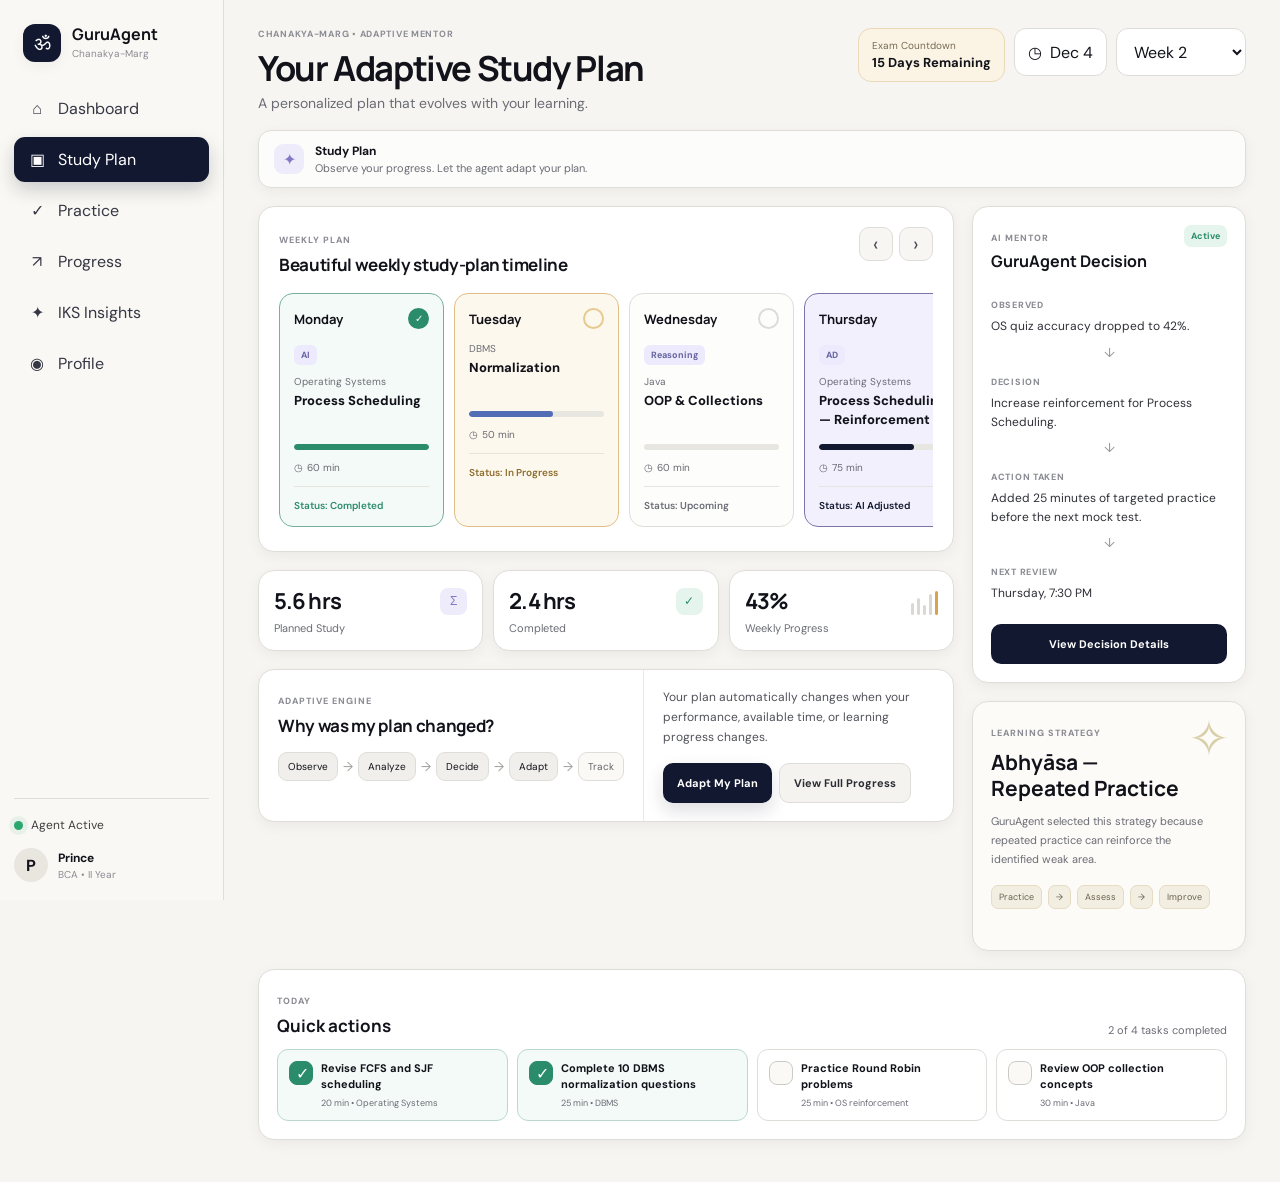
<file: index.html>
<!DOCTYPE html>
<html lang="en">
<head>
  <meta charset="UTF-8" />
  <meta name="viewport" content="width=device-width, initial-scale=1.0" />

  <title>Chanakya-Marg | Adaptive Study Plan</title>

  <link rel="preconnect" href="https://fonts.googleapis.com">
  <link rel="preconnect" href="https://fonts.gstatic.com" crossorigin>
  <link
    href="https://fonts.googleapis.com/css2?family=DM+Sans:wght@400;500;600;700&family=Manrope:wght@500;600;700;800&display=swap"
    rel="stylesheet"
  />

  <link rel="stylesheet" href="stplan.css" />
</head>

<body>

  <!-- Mobile Overlay -->
  <div class="mobile-overlay" id="mobileOverlay"></div>

  <!-- Sidebar -->
  <aside class="sidebar" id="sidebar">

    <div class="brand">
      <div class="brand-mark">
        ॐ
      </div>

      <div class="brand-text">
        <strong>GuruAgent</strong>
        <span>Chanakya-Marg</span>
      </div>
    </div>

    <nav class="nav">

      <button class="nav-item" data-section="dashboard">
        <span class="nav-icon">⌂</span>
        <span>Dashboard</span>
      </button>

      <button class="nav-item active" data-section="study">
        <span class="nav-icon">▣</span>
        <span>Study Plan</span>
      </button>

      <button class="nav-item" data-section="practice">
        <span class="nav-icon">✓</span>
        <span>Practice</span>
      </button>

      <button class="nav-item" data-section="progress">
        <span class="nav-icon">↗</span>
        <span>Progress</span>
      </button>

      <button class="nav-item" data-section="iks">
        <span class="nav-icon">✦</span>
        <span>IKS Insights</span>
      </button>

      <button class="nav-item" data-section="profile">
        <span class="nav-icon">◉</span>
        <span>Profile</span>
      </button>

    </nav>

    <div class="sidebar-bottom">
      <div class="agent-status">
        <span class="status-dot"></span>
        <span>Agent Active</span>
      </div>

      <div class="mini-user">
        <div class="avatar">P</div>
        <div>
          <strong>Prince</strong>
          <span>BCA • II Year</span>
        </div>
      </div>
    </div>
  </aside>

  <!-- Main -->
  <main class="main">

    <!-- Top Bar -->
    <header class="topbar">

      <button class="mobile-menu" id="mobileMenuBtn" aria-label="Open menu">
        ☰
      </button>

      <div class="header-copy">
        <div class="eyebrow">CHANAKYA-MARG • ADAPTIVE MENTOR</div>
        <h1>Your Adaptive Study Plan</h1>
        <p>
          A personalized plan that evolves with your learning.
        </p>
      </div>

      <div class="header-actions">

        <div class="exam-countdown">
          <span>Exam Countdown</span>
          <strong id="countdown">15 Days Remaining</strong>
        </div>

        <div class="date-control">
          <span>◷</span>
          <span id="currentDate">Oct 1</span>
        </div>

        <select id="weekSelect" class="week-select">
          <option value="1">Week 1</option>
          <option value="2" selected>Week 2</option>
          <option value="3">Week 3</option>
          <option value="4">Week 4</option>
        </select>

      </div>

    </header>

    <!-- Fake page sections / navigation demo -->
    <section class="notice-bar" id="pageNotice">
      <div class="notice-icon">✦</div>
      <div>
        <strong>Study Plan</strong>
        <span>Observe your progress. Let the agent adapt your plan.</span>
      </div>
    </section>

    <!-- Main grid -->
    <section class="content-grid">

      <!-- Left Content -->
      <div class="primary-column">

        <!-- Weekly Timeline -->
        <section class="panel timeline-panel">

          <div class="section-header">

            <div>
              <span class="section-kicker">WEEKLY PLAN</span>
              <h2>Beautiful weekly study-plan timeline</h2>
            </div>

            <div class="timeline-controls">
              <button class="icon-button" id="prevWeekBtn" aria-label="Previous week">
                ‹
              </button>

              <button class="icon-button" id="nextWeekBtn" aria-label="Next week">
                ›
              </button>
            </div>

          </div>

          <div class="timeline-wrapper">
            <div class="timeline" id="timeline"></div>
          </div>

        </section>

        <!-- Weekly Summary -->
        <section class="summary-grid">

          <article class="summary-card">
            <div class="summary-top">
              <span class="summary-value" id="plannedHours">12.5 hrs</span>
              <span class="summary-icon purple">Σ</span>
            </div>
            <p>Planned Study</p>
          </article>

          <article class="summary-card">
            <div class="summary-top">
              <span class="summary-value" id="completedHours">8.2 hrs</span>
              <span class="summary-icon green">✓</span>
            </div>
            <p>Completed</p>
          </article>

          <article class="summary-card">
            <div class="summary-top">
              <span class="summary-value" id="weeklyProgress">66%</span>
              <span class="summary-icon bars">
                <i></i>
                <i></i>
                <i></i>
                <i></i>
                <i class="active"></i>
              </span>
            </div>
            <p>Weekly Progress</p>
          </article>

        </section>

        <!-- Adaptive Explanation -->
        <section class="panel adapt-panel">

          <div class="adapt-main">

            <div class="section-header compact">
              <div>
                <span class="section-kicker">ADAPTIVE ENGINE</span>
                <h2>Why was my plan changed?</h2>
              </div>
            </div>

            <div class="adapt-flow">

              <div class="flow-item active">
                <span>Observe</span>
              </div>

              <span class="flow-arrow">→</span>

              <div class="flow-item active">
                <span>Analyze</span>
              </div>

              <span class="flow-arrow">→</span>

              <div class="flow-item active">
                <span>Decide</span>
              </div>

              <span class="flow-arrow">→</span>

              <div class="flow-item active">
                <span>Adapt</span>
              </div>

              <span class="flow-arrow">→</span>

              <div class="flow-item">
                <span>Track</span>
              </div>

            </div>

          </div>

          <div class="adapt-copy">

            <p id="adaptDescription">
              Your plan automatically changes when your performance,
              available time, or learning progress changes.
            </p>

            <div class="adapt-actions">
              <button class="primary-button" id="adaptPlanBtn">
                Adapt My Plan
              </button>

              <button class="secondary-button" id="viewProgressBtn">
                View Full Progress
              </button>
            </div>

          </div>

        </section>

      </div>

      <!-- Right Content -->
      <aside class="secondary-column">

        <!-- Agent Decision -->
        <section class="side-card decision-card">

          <div class="side-card-header">
            <div>
              <span class="section-kicker">AI MENTOR</span>
              <h3>GuruAgent Decision</h3>
            </div>

            <span class="agent-badge">
              Active
            </span>
          </div>

          <div class="decision-flow">

            <div class="decision-step">
              <span class="decision-label">Observed</span>
              <p id="decisionObserved">
                OS quiz accuracy dropped to <strong>42%</strong>.
              </p>
            </div>

            <div class="decision-arrow">↓</div>

            <div class="decision-step">
              <span class="decision-label">Decision</span>
              <p id="decisionText">
                Increase reinforcement for Process Scheduling.
              </p>
            </div>

            <div class="decision-arrow">↓</div>

            <div class="decision-step">
              <span class="decision-label">Action Taken</span>
              <p id="decisionAction">
                Added 25 minutes of targeted practice before the next mock test.
              </p>
            </div>

            <div class="decision-arrow">↓</div>

            <div class="decision-step">
              <span class="decision-label">Next Review</span>
              <p id="decisionReview">
                Thursday, 7:30 PM
              </p>
            </div>

          </div>

          <button class="full-width-button" id="viewDecisionBtn">
            View Decision Details
          </button>

        </section>

        <!-- Learning Strategy -->
        <section class="side-card strategy-card">

          <div class="strategy-symbol">
            ✧
          </div>

          <span class="section-kicker">LEARNING STRATEGY</span>

          <h3>Abhyāsa —<br />Repeated Practice</h3>

          <p id="strategyText">
            GuruAgent selected this strategy because repeated practice
            can reinforce the identified weak area.
          </p>

          <div class="strategy-loop">
            <span>Practice</span>
            <span>→</span>
            <span>Assess</span>
            <span>→</span>
            <span>Improve</span>
          </div>

        </section>

      </aside>

    </section>

    <!-- Demo Task Strip -->
    <section class="bottom-panel panel">

      <div class="bottom-panel-header">
        <div>
          <span class="section-kicker">TODAY</span>
          <h2>Quick actions</h2>
        </div>

        <span class="small-muted" id="taskStatusText">
          2 of 4 tasks completed
        </span>
      </div>

      <div class="task-list" id="taskList"></div>

    </section>

  </main>

  <!-- Modal -->
  <div class="modal-backdrop" id="modalBackdrop">

    <div class="modal" role="dialog" aria-modal="true">

      <button class="modal-close" id="modalClose" aria-label="Close">
        ×
      </button>

      <span class="section-kicker">AGENT DECISION DETAILS</span>

      <h2 id="modalTitle">
        Why GuruAgent changed your plan
      </h2>

      <div class="modal-summary">
        <div class="modal-metric">
          <span>Previous accuracy</span>
          <strong>42%</strong>
        </div>

        <div class="modal-metric">
          <span>Weak topic</span>
          <strong>Process Scheduling</strong>
        </div>

        <div class="modal-metric">
          <span>New reinforcement</span>
          <strong>+25 min</strong>
        </div>
      </div>

      <div class="modal-section">
        <h4>What the agent observed</h4>
        <p id="modalObserved">
          Your recent Operating Systems quiz score fell below the target
          threshold. The largest errors came from scheduling algorithms
          and response-time calculations.
        </p>
      </div>

      <div class="modal-section">
        <h4>What the agent decided</h4>
        <p id="modalDecision">
          The system increased reinforcement for Process Scheduling and
          placed it before the next mixed mock test.
        </p>
      </div>

      <div class="modal-section">
        <h4>Why this helps</h4>
        <p>
          Instead of keeping the original plan unchanged, the system
          prioritizes the weakest topic and reduces unnecessary repetition
          in areas where your performance is already strong.
        </p>
      </div>

      <button class="primary-button modal-button" id="modalDoneBtn">
        Got it
      </button>

    </div>
  </div>

  <script src="studyPlan.js"></script>
</body>
</html>
</file>
<file: stplan.css>
:root {
  --bg: #f6f5f1;
  --surface: #ffffff;
  --surface-soft: #fbfaf7;
  --surface-warm: #fbf4e4;
  --surface-purple: #f1effb;

  --text: #11121a;
  --muted: #6b6c75;
  --muted-2: #8b8c94;

  --border: #deddd8;
  --border-soft: #ebe9e3;

  --navy: #12182f;
  --navy-2: #1b2140;

  --green: #2b8c6c;
  --green-soft: #e6f4ee;

  --orange: #d9a34d;
  --orange-soft: #fcf1da;

  --purple: #8179c4;
  --purple-soft: #eeecfa;

  --blue: #526db6;
  --blue-soft: #e9eefb;

  --danger: #bd5a59;
  --danger-soft: #f9e8e8;

  --shadow-sm: 0 4px 14px rgba(18, 24, 47, 0.05);
  --shadow-md: 0 12px 35px rgba(18, 24, 47, 0.08);
  --shadow-lg: 0 25px 60px rgba(18, 24, 47, 0.15);

  --radius-sm: 10px;
  --radius-md: 16px;
  --radius-lg: 22px;

  --sidebar-width: 224px;
}

* {
  box-sizing: border-box;
}

html {
  scroll-behavior: smooth;
}

body {
  margin: 0;
  background: var(--bg);
  color: var(--text);
  font-family: "DM Sans", sans-serif;
  min-height: 100vh;
}

button,
select {
  font: inherit;
}

button {
  border: 0;
}

button:focus-visible,
select:focus-visible {
  outline: 3px solid rgba(82, 109, 182, 0.25);
  outline-offset: 2px;
}

h1,
h2,
h3,
h4,
p {
  margin: 0;
}

h1,
h2,
h3 {
  font-family: "Manrope", sans-serif;
}

.mobile-overlay {
  display: none;
}

/* =========================
   SIDEBAR
========================= */

.sidebar {
  position: fixed;
  inset: 0 auto 0 0;
  width: var(--sidebar-width);
  background: rgba(249, 248, 244, 0.96);
  border-right: 1px solid var(--border);
  display: flex;
  flex-direction: column;
  padding: 24px 14px 18px;
  z-index: 100;
  backdrop-filter: blur(15px);
}

.brand {
  display: flex;
  align-items: center;
  gap: 11px;
  padding: 0 9px 24px;
}

.brand-mark {
  width: 38px;
  height: 38px;
  border-radius: 12px;
  display: grid;
  place-items: center;
  background: var(--navy);
  color: #fff;
  font-size: 20px;
  box-shadow: var(--shadow-sm);
}

.brand-text {
  display: flex;
  flex-direction: column;
}

.brand-text strong {
  font-family: "Manrope", sans-serif;
  font-size: 16px;
  line-height: 1.1;
}

.brand-text span {
  font-size: 10px;
  color: var(--muted-2);
  margin-top: 3px;
}

.nav {
  display: flex;
  flex-direction: column;
  gap: 6px;
}

.nav-item {
  width: 100%;
  display: flex;
  align-items: center;
  gap: 11px;
  padding: 12px 13px;
  color: #363744;
  background: transparent;
  border-radius: 11px;
  cursor: pointer;
  transition: 0.22s ease;
  text-align: left;
}

.nav-item:hover {
  background: #efeee9;
  color: var(--navy);
}

.nav-item.active {
  color: #fff;
  background: var(--navy);
  box-shadow: 0 8px 18px rgba(18, 24, 47, 0.2);
}

.nav-icon {
  width: 20px;
  display: grid;
  place-items: center;
  font-size: 16px;
}

.sidebar-bottom {
  margin-top: auto;
  padding-top: 18px;
  border-top: 1px solid var(--border);
}

.agent-status {
  display: flex;
  align-items: center;
  gap: 8px;
  font-size: 12px;
  color: #3f403f;
  margin-bottom: 15px;
}

.status-dot {
  width: 9px;
  height: 9px;
  border-radius: 50%;
  background: #2ba66c;
  box-shadow: 0 0 0 5px rgba(43, 166, 108, 0.08);
}

.mini-user {
  display: flex;
  align-items: center;
  gap: 10px;
}

.avatar {
  width: 34px;
  height: 34px;
  display: grid;
  place-items: center;
  border-radius: 50%;
  background: #e8e6df;
  font-weight: 700;
}

.mini-user div:last-child {
  display: flex;
  flex-direction: column;
}

.mini-user strong {
  font-size: 12px;
}

.mini-user span {
  color: var(--muted-2);
  font-size: 10px;
  margin-top: 2px;
}

/* =========================
   MAIN
========================= */

.main {
  margin-left: var(--sidebar-width);
  min-height: 100vh;
  padding: 28px 34px 42px;
}

.topbar {
  display: flex;
  justify-content: space-between;
  align-items: flex-start;
  gap: 22px;
  margin-bottom: 18px;
}

.header-copy {
  max-width: 630px;
}

.eyebrow {
  color: var(--muted-2);
  font-weight: 700;
  letter-spacing: 0.08em;
  font-size: 9px;
  margin-bottom: 9px;
}

.header-copy h1 {
  font-size: clamp(27px, 2.7vw, 39px);
  line-height: 1.08;
  letter-spacing: -0.04em;
}

.header-copy p {
  color: var(--muted);
  margin-top: 8px;
  font-size: 14px;
}

.header-actions {
  display: flex;
  align-items: flex-start;
  gap: 9px;
  flex-wrap: wrap;
  justify-content: flex-end;
}

.exam-countdown {
  background: var(--surface-warm);
  border: 1px solid #ead9b8;
  border-radius: 13px;
  padding: 10px 13px;
  display: flex;
  flex-direction: column;
  min-width: 145px;
}

.exam-countdown span {
  color: #766a54;
  font-size: 10px;
}

.exam-countdown strong {
  font-size: 13px;
  margin-top: 2px;
}

.date-control,
.week-select {
  border: 1px solid var(--border);
  background: var(--surface);
  color: var(--text);
  border-radius: 12px;
  height: 48px;
  padding: 0 13px;
  display: flex;
  align-items: center;
  gap: 8px;
}

.date-control {
  min-width: 88px;
  justify-content: center;
}

.week-select {
  min-width: 130px;
  cursor: pointer;
}

/* =========================
   NOTICE
========================= */

.notice-bar {
  display: flex;
  align-items: center;
  gap: 11px;
  padding: 12px 15px;
  border: 1px solid var(--border);
  background: rgba(255, 255, 255, 0.72);
  border-radius: 13px;
  margin-bottom: 18px;
  box-shadow: var(--shadow-sm);
}

.notice-icon {
  width: 30px;
  height: 30px;
  border-radius: 9px;
  display: grid;
  place-items: center;
  background: var(--purple-soft);
  color: var(--purple);
}

.notice-bar div:last-child {
  display: flex;
  flex-direction: column;
}

.notice-bar strong {
  font-size: 12px;
}

.notice-bar span {
  color: var(--muted);
  font-size: 11px;
  margin-top: 2px;
}

/* =========================
   GRID
========================= */

.content-grid {
  display: grid;
  grid-template-columns: minmax(0, 1fr) 274px;
  gap: 18px;
  align-items: start;
}

.primary-column,
.secondary-column {
  min-width: 0;
}

.primary-column {
  display: flex;
  flex-direction: column;
  gap: 18px;
}

.secondary-column {
  display: flex;
  flex-direction: column;
  gap: 18px;
}

/* =========================
   PANEL
========================= */

.panel,
.side-card,
.summary-card {
  background: var(--surface);
  border: 1px solid var(--border);
  border-radius: var(--radius-md);
  box-shadow: var(--shadow-sm);
}

.timeline-panel {
  padding: 20px;
}

.section-header {
  display: flex;
  justify-content: space-between;
  align-items: flex-start;
  gap: 15px;
  margin-bottom: 17px;
}

.section-header.compact {
  margin-bottom: 12px;
}

.section-kicker {
  font-size: 9px;
  font-weight: 800;
  letter-spacing: 0.11em;
  color: var(--muted-2);
}

.section-header h2 {
  font-size: 17px;
  margin-top: 5px;
  letter-spacing: -0.02em;
}

.timeline-controls {
  display: flex;
  gap: 6px;
}

.icon-button {
  width: 34px;
  height: 34px;
  border-radius: 10px;
  background: #f7f6f2;
  border: 1px solid var(--border);
  color: #484952;
  cursor: pointer;
  font-size: 20px;
  line-height: 1;
  transition: 0.2s ease;
}

.icon-button:hover {
  background: #efeee8;
  transform: translateY(-1px);
}

.timeline-wrapper {
  overflow: hidden;
}

.timeline {
  display: flex;
  gap: 10px;
  overflow-x: auto;
  scrollbar-width: thin;
  padding-bottom: 4px;
}

.timeline::-webkit-scrollbar {
  height: 6px;
}

.timeline::-webkit-scrollbar-thumb {
  background: #d7d5cf;
  border-radius: 20px;
}

.day-card {
  min-width: 165px;
  flex: 1;
  border: 1px solid #deddd8;
  border-radius: 14px;
  padding: 14px;
  background: #fff;
  position: relative;
  overflow: hidden;
  transition: 0.25s ease;
}

.day-card:hover {
  transform: translateY(-3px);
  box-shadow: var(--shadow-md);
}

.day-card.completed {
  background: #f4faf7;
  border-color: #77af99;
}

.day-card.progress {
  background: #fdf8ed;
  border-color: #dfbf83;
}

.day-card.ai-adjusted {
  background: #f2f0fc;
  border-color: #7a76a7;
}

.day-card.next {
  background: #fdfdfc;
}

.day-top {
  display: flex;
  justify-content: space-between;
  align-items: center;
  gap: 7px;
  margin-bottom: 13px;
}

.day-name {
  font-family: "Manrope", sans-serif;
  font-weight: 700;
  font-size: 13px;
}

.day-status {
  width: 21px;
  height: 21px;
  border-radius: 50%;
  display: grid;
  place-items: center;
  border: 2px solid #dddcd7;
  color: transparent;
  font-size: 10px;
}

.completed .day-status {
  color: #fff;
  background: var(--green);
  border-color: var(--green);
}

.progress .day-status {
  border-color: #e7ca8f;
}

.ai-adjusted .day-status {
  color: #fff;
  background: var(--navy);
  border-color: var(--navy);
}

.subject-label {
  font-size: 10px;
  color: var(--muted);
  margin-bottom: 4px;
}

.subject-title {
  font-size: 13px;
  line-height: 1.4;
  min-height: 38px;
}

.subject-title strong {
  font-weight: 800;
}

.card-progress {
  margin: 14px 0 7px;
  height: 6px;
  background: #e8e6e0;
  border-radius: 20px;
  overflow: hidden;
}

.card-progress span {
  display: block;
  height: 100%;
  border-radius: inherit;
  background: var(--blue);
}

.completed .card-progress span {
  background: var(--green);
}

.ai-adjusted .card-progress span {
  background: var(--navy);
}

.card-tag {
  display: inline-flex;
  padding: 4px 7px;
  border-radius: 6px;
  background: #eceafc;
  color: #6863a0;
  font-size: 9px;
  font-weight: 700;
  margin-bottom: 10px;
}

.card-meta {
  display: flex;
  align-items: center;
  gap: 4px;
  color: #676870;
  font-size: 10px;
  margin-top: 11px;
}

.card-divider {
  height: 1px;
  background: #e6e4df;
  margin: 12px 0;
}

.card-status {
  font-size: 10px;
  font-weight: 600;
}

.completed .card-status {
  color: var(--green);
}

.progress .card-status {
  color: #8c6c2c;
}

.ai-adjusted .card-status {
  color: var(--navy);
}

.next .card-status {
  color: var(--muted);
}

/* =========================
   SUMMARY
========================= */

.summary-grid {
  display: grid;
  grid-template-columns: repeat(3, 1fr);
  gap: 10px;
}

.summary-card {
  padding: 15px;
}

.summary-top {
  display: flex;
  justify-content: space-between;
  align-items: center;
  gap: 8px;
}

.summary-value {
  font-size: 22px;
  font-family: "Manrope", sans-serif;
  font-weight: 700;
  letter-spacing: -0.04em;
}

.summary-card p {
  color: var(--muted);
  font-size: 11px;
  margin-top: 5px;
}

.summary-icon {
  width: 27px;
  height: 27px;
  border-radius: 8px;
  display: grid;
  place-items: center;
  font-size: 12px;
}

.summary-icon.purple {
  background: var(--purple-soft);
  color: var(--purple);
}

.summary-icon.green {
  background: var(--green-soft);
  color: var(--green);
}

.summary-icon.bars {
  display: flex;
  align-items: flex-end;
  gap: 3px;
  background: transparent;
}

.summary-icon.bars i {
  width: 4px;
  height: 12px;
  border-radius: 3px;
  background: #dad8d2;
}

.summary-icon.bars i:nth-child(2) {
  height: 17px;
}

.summary-icon.bars i:nth-child(3) {
  height: 10px;
}

.summary-icon.bars i:nth-child(4) {
  height: 21px;
}

.summary-icon.bars i.active {
  height: 24px;
  background: var(--orange);
}

/* =========================
   ADAPT PANEL
========================= */

.adapt-panel {
  display: grid;
  grid-template-columns: 1.2fr 1fr;
  overflow: hidden;
}

.adapt-main,
.adapt-copy {
  padding: 18px 19px;
}

.adapt-copy {
  border-left: 1px solid var(--border-soft);
  display: flex;
  flex-direction: column;
  justify-content: center;
}

.adapt-copy p {
  font-size: 12px;
  line-height: 1.65;
  color: #51525a;
}

.adapt-actions {
  display: flex;
  gap: 7px;
  margin-top: 15px;
  flex-wrap: wrap;
}

.primary-button,
.secondary-button,
.full-width-button {
  min-height: 40px;
  border-radius: 10px;
  cursor: pointer;
  transition: 0.2s ease;
  font-size: 11px;
  font-weight: 700;
  padding: 0 14px;
}

.primary-button {
  color: #fff;
  background: var(--navy);
  box-shadow: 0 8px 18px rgba(18, 24, 47, 0.14);
}

.primary-button:hover,
.full-width-button:hover {
  transform: translateY(-1px);
  background: #20274c;
}

.secondary-button {
  background: #f4f3ef;
  color: #2a2c34;
  border: 1px solid var(--border);
}

.secondary-button:hover {
  background: #eceae4;
}

.adapt-flow {
  display: flex;
  align-items: center;
  gap: 5px;
  overflow-x: auto;
  padding: 3px 0 2px;
}

.flow-item {
  border: 1px solid var(--border);
  border-radius: 9px;
  padding: 7px 9px;
  background: #faf9f5;
  color: #65666d;
  font-size: 10px;
  white-space: nowrap;
}

.flow-item.active {
  background: #f0efeb;
  color: var(--text);
}

.flow-arrow {
  color: #a2a29f;
  font-size: 13px;
}

/* =========================
   SIDE CARDS
========================= */

.side-card {
  padding: 18px;
}

.side-card-header {
  display: flex;
  justify-content: space-between;
  align-items: flex-start;
  gap: 10px;
  margin-bottom: 13px;
}

.side-card h3 {
  font-size: 16px;
  margin-top: 5px;
  line-height: 1.25;
}

.agent-badge {
  padding: 5px 7px;
  font-size: 9px;
  border-radius: 7px;
  background: var(--green-soft);
  color: var(--green);
  font-weight: 700;
}

.decision-step {
  padding: 8px 0;
}

.decision-label {
  font-size: 9px;
  color: var(--muted-2);
  font-weight: 800;
  letter-spacing: 0.08em;
  text-transform: uppercase;
}

.decision-step p {
  font-size: 12px;
  line-height: 1.55;
  margin-top: 4px;
  color: #2f3037;
}

.decision-arrow {
  text-align: center;
  color: #999aa0;
  font-size: 13px;
}

.full-width-button {
  width: 100%;
  background: var(--navy);
  color: #fff;
  margin-top: 13px;
}

.strategy-card {
  position: relative;
  min-height: 250px;
  overflow: hidden;
  background: #fcfbf7;
}

.strategy-symbol {
  position: absolute;
  right: 15px;
  top: 12px;
  font-size: 50px;
  color: #d8cfa8;
  line-height: 1;
}

.strategy-card h3 {
  margin: 8px 0 11px;
  font-size: 21px;
  line-height: 1.25;
}

.strategy-card p {
  max-width: 220px;
  color: var(--muted);
  font-size: 11px;
  line-height: 1.7;
}

.strategy-loop {
  display: flex;
  align-items: center;
  gap: 6px;
  margin-top: 17px;
  flex-wrap: wrap;
}

.strategy-loop span {
  font-size: 9px;
  background: #f2eee1;
  border: 1px solid #e5dcc2;
  border-radius: 7px;
  padding: 5px 7px;
  color: #6a624f;
}

/* =========================
   TASKS
========================= */

.bottom-panel {
  margin-top: 18px;
  padding: 18px;
}

.bottom-panel-header {
  display: flex;
  justify-content: space-between;
  align-items: flex-end;
  gap: 12px;
  margin-bottom: 12px;
}

.bottom-panel-header h2 {
  font-size: 17px;
  margin-top: 5px;
}

.small-muted {
  color: var(--muted);
  font-size: 11px;
}

.task-list {
  display: grid;
  grid-template-columns: repeat(4, 1fr);
  gap: 9px;
}

.task-item {
  border: 1px solid var(--border);
  border-radius: 11px;
  background: #fff;
  padding: 11px;
  transition: 0.2s ease;
}

.task-item:hover {
  transform: translateY(-2px);
  box-shadow: var(--shadow-sm);
}

.task-item.completed {
  background: #f4faf7;
  border-color: #b8d9cb;
}

.task-main {
  display: flex;
  gap: 8px;
  align-items: flex-start;
}

.task-check {
  width: 24px;
  height: 24px;
  border-radius: 8px;
  border: 1px solid #cccac4;
  background: #faf9f6;
  cursor: pointer;
  display: grid;
  place-items: center;
  flex: 0 0 auto;
  color: transparent;
  transition: 0.2s ease;
}

.task-item.completed .task-check {
  color: #fff;
  background: var(--green);
  border-color: var(--green);
}

.task-title {
  font-size: 11px;
  line-height: 1.45;
  font-weight: 700;
}

.task-meta {
  color: var(--muted);
  font-size: 9px;
  margin-top: 4px;
}

/* =========================
   MODAL
========================= */

.modal-backdrop {
  position: fixed;
  inset: 0;
  z-index: 500;
  background: rgba(18, 24, 47, 0.4);
  display: none;
  align-items: center;
  justify-content: center;
  padding: 20px;
  backdrop-filter: blur(6px);
}

.modal-backdrop.open {
  display: flex;
  animation: fadeIn 0.2s ease;
}

.modal {
  width: min(580px, 100%);
  background: #fff;
  border-radius: 20px;
  border: 1px solid var(--border);
  box-shadow: var(--shadow-lg);
  padding: 23px;
  position: relative;
  animation: modalIn 0.25s ease;
  max-height: 90vh;
  overflow-y: auto;
}

.modal-close {
  position: absolute;
  right: 14px;
  top: 12px;
  width: 32px;
  height: 32px;
  border-radius: 9px;
  background: #f2f1ed;
  color: #494a52;
  cursor: pointer;
  font-size: 20px;
}

.modal h2 {
  font-size: 23px;
  margin: 7px 0 17px;
  padding-right: 38px;
}

.modal-summary {
  display: grid;
  grid-template-columns: repeat(3, 1fr);
  gap: 8px;
  margin-bottom: 18px;
}

.modal-metric {
  background: #f7f6f2;
  border: 1px solid var(--border-soft);
  border-radius: 11px;
  padding: 11px;
}

.modal-metric span {
  display: block;
  color: var(--muted);
  font-size: 9px;
}

.modal-metric strong {
  display: block;
  margin-top: 5px;
  font-size: 12px;
}

.modal-section {
  padding: 13px 0;
  border-top: 1px solid var(--border-soft);
}

.modal-section h4 {
  font-size: 11px;
  margin-bottom: 5px;
}

.modal-section p {
  font-size: 11px;
  line-height: 1.7;
  color: var(--muted);
}

.modal-button {
  width: 100%;
  margin-top: 7px;
}

/* =========================
   MOBILE
========================= */

.mobile-menu {
  display: none;
  width: 40px;
  height: 40px;
  border-radius: 10px;
  background: var(--surface);
  border: 1px solid var(--border);
  cursor: pointer;
  font-size: 18px;
}

/* =========================
   ANIMATIONS
========================= */

@keyframes fadeIn {
  from {
    opacity: 0;
  }

  to {
    opacity: 1;
  }
}

@keyframes modalIn {
  from {
    opacity: 0;
    transform: translateY(10px) scale(0.98);
  }

  to {
    opacity: 1;
    transform: translateY(0) scale(1);
  }
}

@keyframes slideUp {
  from {
    opacity: 0;
    transform: translateY(8px);
  }

  to {
    opacity: 1;
    transform: translateY(0);
  }
}

.day-card,
.summary-card,
.side-card,
.task-item {
  animation: slideUp 0.35s ease both;
}

/* =========================
   TABLET
========================= */

@media (max-width: 1120px) {
  .content-grid {
    grid-template-columns: 1fr;
  }

  .secondary-column {
    display: grid;
    grid-template-columns: repeat(2, 1fr);
  }

  .task-list {
    grid-template-columns: repeat(2, 1fr);
  }
}

/* =========================
   MOBILE
========================= */

@media (max-width: 800px) {
  :root {
    --sidebar-width: 224px;
  }

  .sidebar {
    transform: translateX(-100%);
    transition: transform 0.28s ease;
    box-shadow: var(--shadow-lg);
  }

  .sidebar.open {
    transform: translateX(0);
  }

  .mobile-overlay {
    position: fixed;
    inset: 0;
    z-index: 90;
    background: rgba(15, 17, 25, 0.3);
    backdrop-filter: blur(2px);
  }

  .mobile-overlay.show {
    display: block;
  }

  .main {
    margin-left: 0;
    padding: 18px 14px 30px;
  }

  .topbar {
    align-items: flex-start;
    flex-wrap: wrap;
  }

  .mobile-menu {
    display: grid;
    place-items: center;
  }

  .header-copy {
    flex: 1;
    min-width: 220px;
  }

  .header-actions {
    width: 100%;
    justify-content: flex-start;
  }

  .exam-countdown {
    flex: 1;
  }

  .date-control {
    min-width: 86px;
  }

  .week-select {
    flex: 1;
  }

  .adapt-panel {
    grid-template-columns: 1fr;
  }

  .adapt-copy {
    border-left: 0;
    border-top: 1px solid var(--border-soft);
  }

  .secondary-column {
    grid-template-columns: 1fr;
  }

  .timeline {
    padding-bottom: 9px;
  }

  .day-card {
    min-width: 220px;
  }
}

/* =========================
   SMALL MOBILE
========================= */

@media (max-width: 520px) {
  .header-copy h1 {
    font-size: 25px;
  }

  .header-copy p {
    font-size: 12px;
  }

  .notice-bar {
    align-items: flex-start;
  }

  .summary-grid {
    grid-template-columns: 1fr;
  }

  .summary-card {
    padding: 13px;
  }

  .task-list {
    grid-template-columns: 1fr;
  }

  .modal-summary {
    grid-template-columns: 1fr;
  }

  .adapt-flow {
    padding-bottom: 7px;
  }

  .timeline-panel {
    padding: 15px;
  }

  .side-card {
    padding: 15px;
  }

  .bottom-panel {
    padding: 15px;
  }

  .header-actions {
    display: grid;
    grid-template-columns: 1fr 1fr;
  }

  .exam-countdown {
    grid-column: 1 / -1;
  }

  .date-control,
  .week-select {
    width: 100%;
  }
}
</file>
